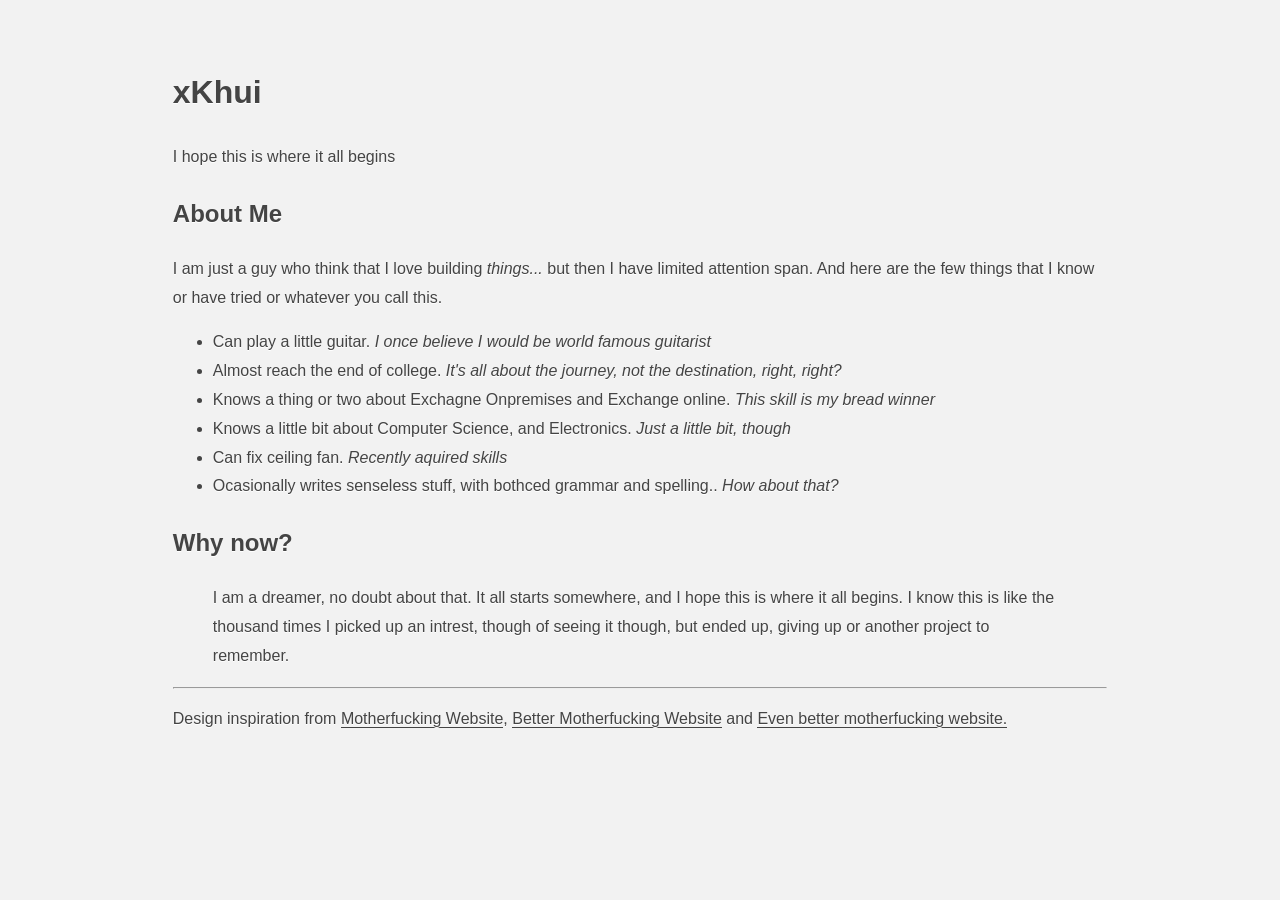
<file: Index.html>
<!doctype html>
<html lang="en">
    <head>
        <meta charset="UTF-8">
        <meta name="viewport" content="width=device-width, height=device-height, initial-scale=1.0"/>
        <title>xKhui</title>
        <meta name="description" content="It's even more fucking perfect than the other motherfucking websites."/>
        <link rel="canonical" href="http://evenbettermotherfucking.website"/>
        <style>
            body {margin: 5% auto; background: #f2f2f2; color: #444444; font-family: -apple-system, BlinkMacSystemFont, "Segoe UI", Roboto, Helvetica, Arial, sans-serif; font-size: 16px; line-height: 1.8; text-shadow: 0 1px 0 #ffffff; max-width: 73%;}
            code {background: white;}
            a {border-bottom: 1px solid #444444; color: #444444; text-decoration: none;}
            a:hover {border-bottom: 0;}
        </style>
    </head>
    <body>
        <header>
            <h1>xKhui</h1>
            <aside>I hope this is where it all begins</aside>
        </header>
        <h2><strong>About Me</strong></h2>
        <p>I am just a guy who think that I love building <em>things...</em> but then I have limited attention span. And here are the few things that I know or have tried or whatever you call this.   </p>
        <ul>
            <li>Can play a little guitar. <em>I once believe I would be world famous guitarist</em></li>
            <li>Almost reach the end of college. <em>It's all about the journey, not the destination, right, right?</em></li>
            <li>Knows a thing or two about Exchagne Onpremises and Exchange online. <em>This skill is my bread winner</em></li>
            <li>Knows a little bit about Computer Science, and Electronics. <em>Just a little bit, though</em></li>
            <li>Can fix ceiling fan.<em> Recently aquired skills</em></li>
            <li>Ocasionally writes senseless stuff, with bothced grammar and spelling.. <em>How about that?</em></li>
        </ul>

        <h2><strong>Why now?</strong></h2>
      
        <blockquote>
            I am a dreamer, no doubt about that. It all starts somewhere, and I hope this is where it all begins. I know this is like the thousand times I picked up an intrest, though of seeing it though, but ended up, giving up or another project to remember.
        </blockquote>
        
        <hr>       
        
        <footer>
            <p>Design inspiration from <a href="http://motherfuckingwebsite.com">Motherfucking Website</a>, <a href="http://bettermotherfuckingwebsite.com">Better Motherfucking Website</a> and <a href="https://evenbettermotherfucking.website/">Even better motherfucking website.</p>
        </footer>
    </body>
</html>

<!-- License: https://github.com/setetres/evenbettermotherfuckingwebsite/blob/master/LICENSE -->
</file>
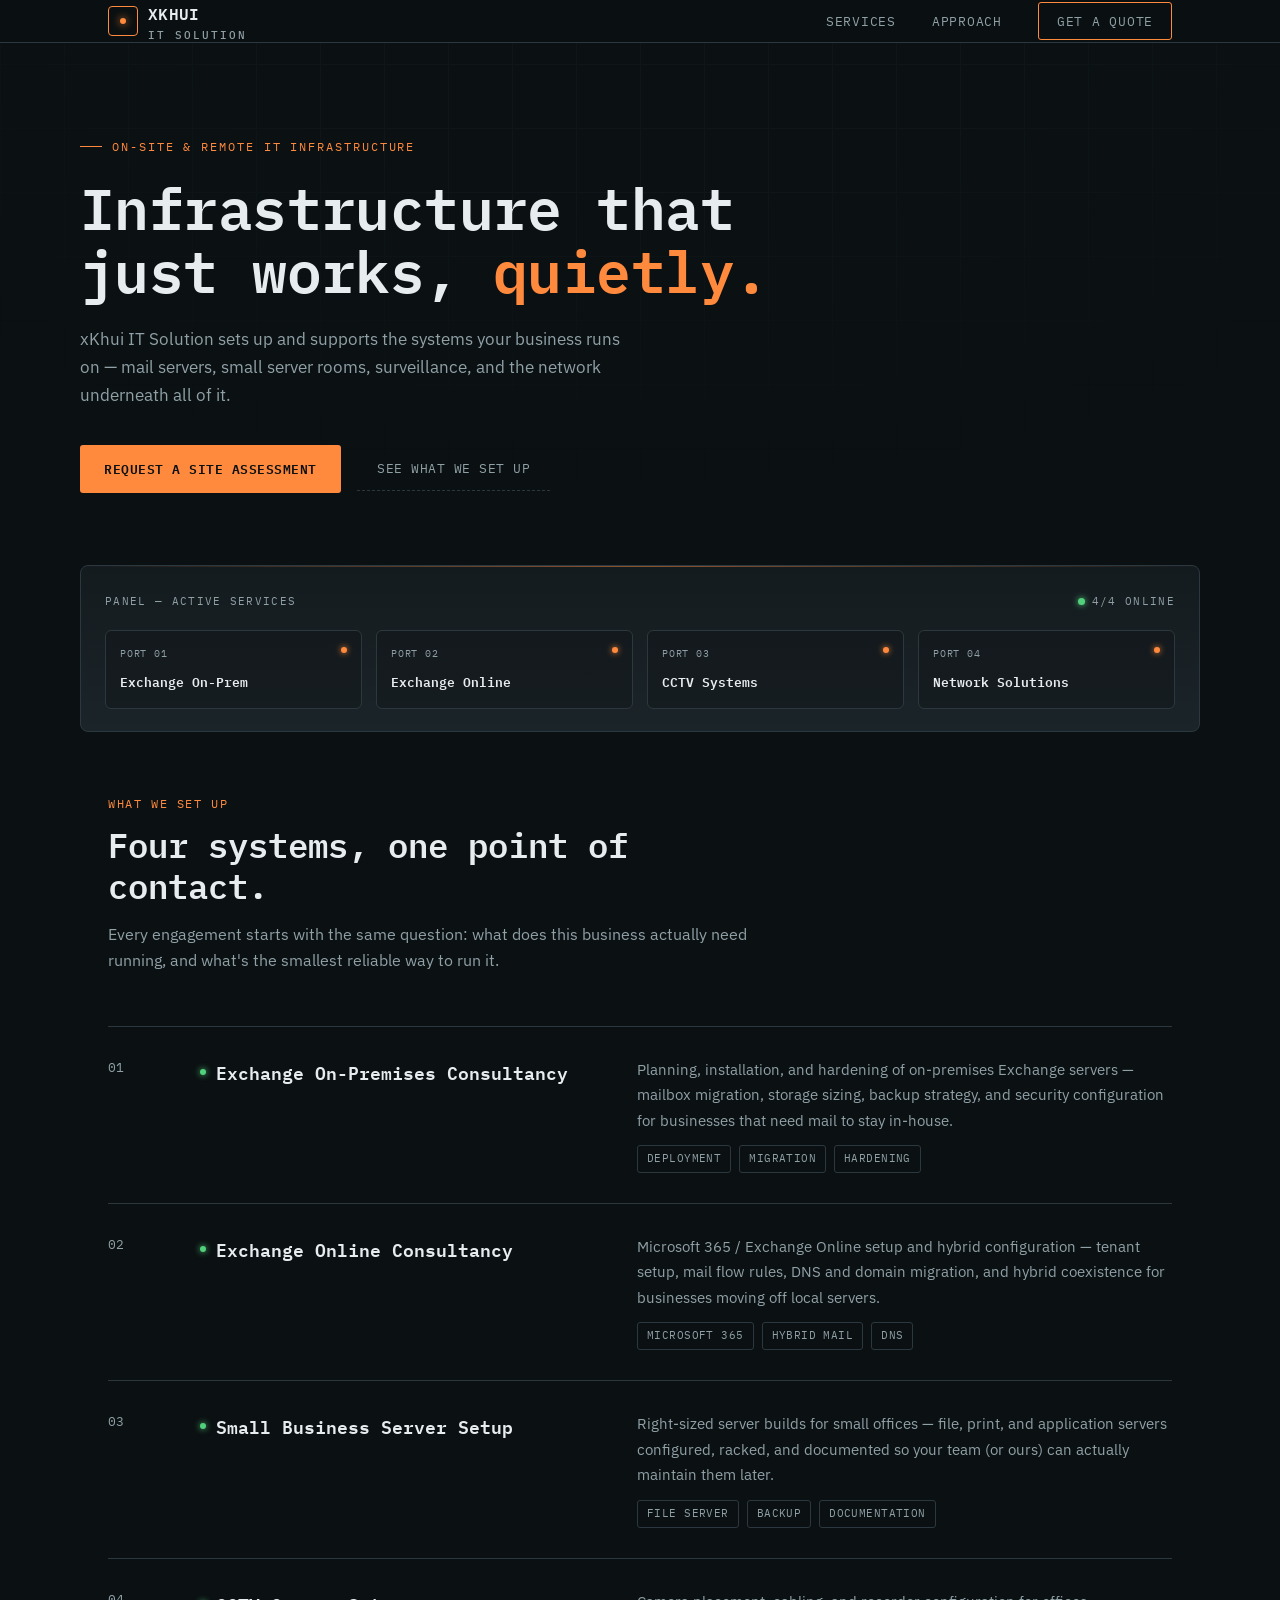
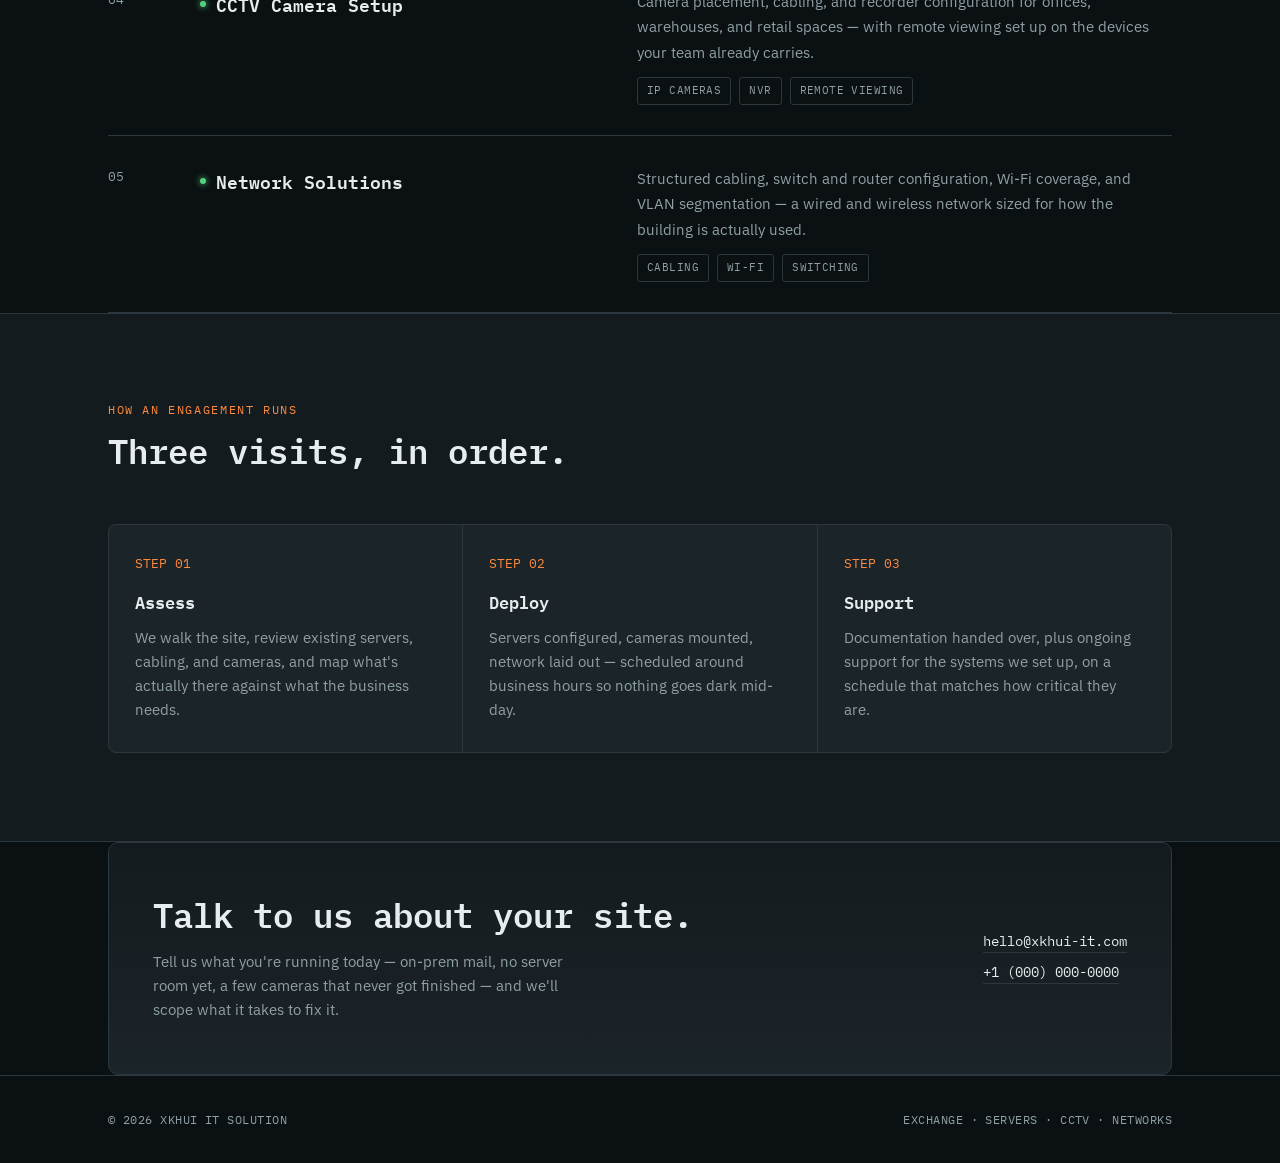
<file: index.html>
<!DOCTYPE html>
<html lang="en">
<head>
<meta charset="UTF-8">
<meta name="viewport" content="width=device-width, initial-scale=1.0">
<title>xKhui IT Solution — Infrastructure that just works</title>
<link rel="preconnect" href="https://fonts.googleapis.com">
<link rel="preconnect" href="https://fonts.gstatic.com" crossorigin>
<link href="https://fonts.googleapis.com/css2?family=IBM+Plex+Mono:wght@500;600;700&family=IBM+Plex+Sans:wght@400;500;600&display=swap" rel="stylesheet">
<style>
  :root{
    --ink:#0B1012;
    --panel:#141B1F;
    --panel-2:#1B2429;
    --line:#2C383F;
    --text:#E7ECEE;
    --text-dim:#8FA0A7;
    --amber:#FF8A3D;
    --amber-dim:#7A4C2A;
    --green:#52D17C;
  }
  *{box-sizing:border-box; margin:0; padding:0;}
  html{scroll-behavior:smooth;}
  body{
    background:var(--ink);
    color:var(--text);
    font-family:'IBM Plex Sans', sans-serif;
    -webkit-font-smoothing:antialiased;
    overflow-x:hidden;
  }
  @media (prefers-reduced-motion: reduce){
    *{animation-duration:0.001ms !important; animation-iteration-count:1 !important; transition-duration:0.001ms !important;}
  }

  /* background schematic grid */
  .grid-bg{
    position:fixed; inset:0; z-index:0; pointer-events:none;
    background-image:
      linear-gradient(var(--line) 1px, transparent 1px),
      linear-gradient(90deg, var(--line) 1px, transparent 1px);
    background-size:64px 64px;
    opacity:0.14;
    mask-image: radial-gradient(ellipse 80% 60% at 50% 0%, black 40%, transparent 90%);
  }

  a{color:inherit; text-decoration:none;}
  .mono{font-family:'IBM Plex Mono', monospace;}
  .wrap{max-width:1120px; margin:0 auto; padding:0 28px; position:relative; z-index:1;}

  :focus-visible{outline:2px solid var(--amber); outline-offset:3px;}

  /* NAV */
  header{
    position:sticky; top:0; z-index:50;
    background:rgba(11,16,18,0.85);
    backdrop-filter:blur(8px);
    border-bottom:1px solid var(--line);
  }
  nav{
    display:flex; align-items:center; justify-content:space-between;
    padding:18px 0;
  }
  .logo{display:flex; align-items:center; gap:10px;}
  .logo-mark{
    width:30px; height:30px; border:1.5px solid var(--amber); border-radius:4px;
    display:flex; align-items:center; justify-content:center;
    position:relative;
  }
  .logo-mark::before{
    content:''; width:6px; height:6px; border-radius:50%; background:var(--amber);
    box-shadow:0 0 8px var(--amber);
    animation:pulse-dot 2.4s ease-in-out infinite;
  }
  .logo-text{font-family:'IBM Plex Mono', monospace; font-weight:600; font-size:16px; letter-spacing:0.02em;}
  .logo-text span{color:var(--text-dim); font-weight:500; font-size:11px; display:block; letter-spacing:0.18em; margin-top:1px;}
  .nav-links{display:flex; align-items:center; gap:36px;}
  .nav-links a{
    font-family:'IBM Plex Mono', monospace; font-size:12.5px; letter-spacing:0.06em;
    color:var(--text-dim); text-transform:uppercase; transition:color 0.2s;
  }
  .nav-links a:hover{color:var(--amber);}
  .btn{
    font-family:'IBM Plex Mono', monospace; font-size:12.5px; letter-spacing:0.04em;
    padding:10px 18px; border:1px solid var(--amber); border-radius:3px; color:var(--amber);
    text-transform:uppercase; transition:all 0.2s; white-space:nowrap;
  }
  .btn:hover{background:var(--amber); color:var(--ink);}
  .nav-mobile-hide{display:flex;}
  @media (max-width:760px){ .nav-mobile-hide a:not(.btn){display:none;} }

  @keyframes pulse-dot{
    0%,100%{opacity:1;} 50%{opacity:0.35;}
  }

  /* HERO */
  .hero{padding:96px 0 64px; position:relative;}
  .eyebrow{
    font-family:'IBM Plex Mono', monospace; font-size:12px; letter-spacing:0.16em;
    color:var(--amber); text-transform:uppercase; margin-bottom:22px; display:flex; align-items:center; gap:10px;
  }
  .eyebrow::before{content:''; width:22px; height:1px; background:var(--amber); display:inline-block;}
  h1{
    font-family:'IBM Plex Mono', monospace; font-weight:600;
    font-size:clamp(34px, 5.4vw, 58px); line-height:1.08; letter-spacing:-0.01em;
    max-width:820px;
  }
  h1 .hl{color:var(--amber);}
  .hero p.sub{
    margin-top:24px; max-width:560px; font-size:17px; line-height:1.65; color:var(--text-dim);
  }
  .hero-cta{margin-top:36px; display:flex; gap:16px; flex-wrap:wrap; align-items:center;}
  .btn-solid{
    font-family:'IBM Plex Mono', monospace; font-size:13px; letter-spacing:0.04em;
    padding:13px 24px; background:var(--amber); color:var(--ink); border-radius:3px;
    text-transform:uppercase; font-weight:600; transition:transform 0.15s, box-shadow 0.15s;
  }
  .btn-solid:hover{transform:translateY(-1px); box-shadow:0 6px 24px rgba(255,138,61,0.25);}
  .btn-ghost{
    font-family:'IBM Plex Mono', monospace; font-size:13px; letter-spacing:0.04em;
    padding:13px 20px; color:var(--text-dim); border-bottom:1px dashed var(--line);
    text-transform:uppercase; transition:color 0.2s, border-color 0.2s;
  }
  .btn-ghost:hover{color:var(--text); border-color:var(--text-dim);}

  /* RACK PANEL SIGNATURE */
  .rack{
    margin-top:72px;
    background:linear-gradient(180deg, var(--panel), var(--panel-2));
    border:1px solid var(--line);
    border-radius:8px;
    padding:28px 24px 22px;
    position:relative;
    overflow:hidden;
  }
  .rack::before{
    content:'';
    position:absolute; top:0; left:0; right:0; height:1px;
    background:linear-gradient(90deg, transparent, rgba(255,138,61,0.5), transparent);
  }
  .rack-head{
    display:flex; justify-content:space-between; align-items:center;
    font-family:'IBM Plex Mono', monospace; font-size:11px; letter-spacing:0.12em;
    color:var(--text-dim); text-transform:uppercase; margin-bottom:22px;
  }
  .rack-head .status{display:flex; align-items:center; gap:7px;}
  .status-led{width:7px; height:7px; border-radius:50%; background:var(--green); box-shadow:0 0 6px var(--green); animation:pulse-dot 2s ease-in-out infinite;}
  .ports{
    display:grid; grid-template-columns:repeat(4, 1fr); gap:14px;
  }
  @media (max-width:720px){ .ports{grid-template-columns:repeat(2, 1fr);} }
  .port{
    border:1px solid var(--line); border-radius:6px; padding:16px 14px;
    background:rgba(0,0,0,0.18);
    position:relative;
    transition:border-color 0.25s, background 0.25s;
  }
  .port:hover{border-color:var(--amber-dim); background:rgba(255,138,61,0.05);}
  .port-top{display:flex; justify-content:space-between; align-items:flex-start; margin-bottom:14px;}
  .port-num{font-family:'IBM Plex Mono', monospace; font-size:10px; color:var(--text-dim); letter-spacing:0.08em;}
  .port-led{width:6px; height:6px; border-radius:50%; background:var(--amber); box-shadow:0 0 6px var(--amber);}
  .port-led.seq0{animation:blink 3.2s ease-in-out infinite; animation-delay:0s;}
  .port-led.seq1{animation:blink 3.2s ease-in-out infinite; animation-delay:0.4s;}
  .port-led.seq2{animation:blink 3.2s ease-in-out infinite; animation-delay:0.8s;}
  .port-led.seq3{animation:blink 3.2s ease-in-out infinite; animation-delay:1.2s;}
  @keyframes blink{0%,88%,100%{opacity:1;} 92%{opacity:0.25;}}
  .port-label{font-family:'IBM Plex Mono', monospace; font-size:12.5px; font-weight:600; color:var(--text); line-height:1.4;}

  /* SECTION shared */
  section{padding:88px 0; position:relative;}
  .section-head{max-width:640px; margin-bottom:52px;}
  .kicker{
    font-family:'IBM Plex Mono', monospace; font-size:11.5px; letter-spacing:0.14em;
    color:var(--amber); text-transform:uppercase; margin-bottom:14px;
  }
  h2{font-family:'IBM Plex Mono', monospace; font-weight:600; font-size:clamp(24px,3vw,34px); line-height:1.2;}
  .section-head p{color:var(--text-dim); margin-top:16px; font-size:15.5px; line-height:1.65;}

  /* SERVICES as rack units */
  .units{border-top:1px solid var(--line);}
  .unit{
    display:grid; grid-template-columns:64px 1.3fr 1.7fr; gap:28px;
    padding:30px 0; border-bottom:1px solid var(--line);
    align-items:start;
  }
  @media (max-width:760px){ .unit{grid-template-columns:40px 1fr; } .unit .unit-desc{grid-column:2/3;} }
  .unit-id{font-family:'IBM Plex Mono', monospace; color:var(--text-dim); font-size:13px; padding-top:2px;}
  .unit-title{
    font-family:'IBM Plex Mono', monospace; font-size:18px; font-weight:600; color:var(--text);
    display:flex; align-items:center; gap:10px;
  }
  .unit-title .dot{width:6px; height:6px; border-radius:50%; background:var(--green); box-shadow:0 0 6px var(--green); flex-shrink:0;}
  .unit-desc{color:var(--text-dim); font-size:15px; line-height:1.7;}
  .unit-desc .tags{margin-top:12px; display:flex; gap:8px; flex-wrap:wrap;}
  .tag{
    font-family:'IBM Plex Mono', monospace; font-size:10.5px; letter-spacing:0.04em;
    color:var(--text-dim); border:1px solid var(--line); padding:4px 9px; border-radius:3px;
    text-transform:uppercase;
  }

  /* APPROACH - real sequence, numbering justified */
  .approach{background:var(--panel); border-top:1px solid var(--line); border-bottom:1px solid var(--line);}
  .steps{display:grid; grid-template-columns:repeat(3,1fr); gap:1px; background:var(--line); border:1px solid var(--line); border-radius:8px; overflow:hidden;}
  @media (max-width:760px){ .steps{grid-template-columns:1fr;} }
  .step{background:var(--panel-2); padding:30px 26px;}
  .step-num{font-family:'IBM Plex Mono', monospace; color:var(--amber); font-size:13px; margin-bottom:16px;}
  .step h3{font-family:'IBM Plex Mono', monospace; font-size:17px; margin-bottom:10px; font-weight:600;}
  .step p{color:var(--text-dim); font-size:14.5px; line-height:1.65;}

  /* CONTACT */
  .contact-box{
    background:linear-gradient(180deg, var(--panel), var(--panel-2));
    border:1px solid var(--line); border-radius:10px;
    padding:52px 44px;
    display:grid; grid-template-columns:1fr auto; gap:30px; align-items:center;
  }
  @media (max-width:720px){ .contact-box{grid-template-columns:1fr; text-align:left;} }
  .contact-box h2{margin-bottom:14px;}
  .contact-box p{color:var(--text-dim); font-size:15px; max-width:440px; line-height:1.6;}
  .contact-links{display:flex; flex-direction:column; gap:10px; align-items:flex-start;}
  .contact-links a{font-family:'IBM Plex Mono', monospace; font-size:14px; color:var(--text); border-bottom:1px solid var(--line); padding-bottom:2px; transition:border-color 0.2s, color 0.2s;}
  .contact-links a:hover{color:var(--amber); border-color:var(--amber);}

  footer{padding:36px 0; border-top:1px solid var(--line);}
  .foot-row{display:flex; justify-content:space-between; align-items:center; flex-wrap:wrap; gap:12px;}
  .foot-row .mono{font-size:11.5px; color:var(--text-dim); letter-spacing:0.04em;}
</style>
</head>
<body>

<div class="grid-bg"></div>

<header>
  <nav class="wrap">
    <div class="logo">
      <div class="logo-mark"></div>
      <div class="logo-text">XKHUI<span>IT SOLUTION</span></div>
    </div>
    <div class="nav-links nav-mobile-hide">
      <a href="#services">Services</a>
      <a href="#approach">Approach</a>
      <a href="#contact" class="btn">Get a Quote</a>
    </div>
  </nav>
</header>

<main>
  <section class="hero wrap">
    <div class="eyebrow">On-site &amp; remote IT infrastructure</div>
    <h1>Infrastructure that just works, <span class="hl">quietly.</span></h1>
    <p class="sub">xKhui IT Solution sets up and supports the systems your business runs on — mail servers, small server rooms, surveillance, and the network underneath all of it.</p>
    <div class="hero-cta">
      <a href="#contact" class="btn-solid">Request a site assessment</a>
      <a href="#services" class="btn-ghost">See what we set up</a>
    </div>

    <div class="rack">
      <div class="rack-head">
        <span>PANEL — ACTIVE SERVICES</span>
        <span class="status"><span class="status-led"></span> 4/4 ONLINE</span>
      </div>
      <div class="ports">
        <div class="port">
          <div class="port-top"><span class="port-num">PORT 01</span><span class="port-led seq0"></span></div>
          <div class="port-label">Exchange On-Prem</div>
        </div>
        <div class="port">
          <div class="port-top"><span class="port-num">PORT 02</span><span class="port-led seq1"></span></div>
          <div class="port-label">Exchange Online</div>
        </div>
        <div class="port">
          <div class="port-top"><span class="port-num">PORT 03</span><span class="port-led seq2"></span></div>
          <div class="port-label">CCTV Systems</div>
        </div>
        <div class="port">
          <div class="port-top"><span class="port-num">PORT 04</span><span class="port-led seq3"></span></div>
          <div class="port-label">Network Solutions</div>
        </div>
      </div>
    </div>
  </section>

  <section id="services" class="wrap">
    <div class="section-head">
      <div class="kicker">What we set up</div>
      <h2>Four systems, one point of contact.</h2>
      <p>Every engagement starts with the same question: what does this business actually need running, and what's the smallest reliable way to run it.</p>
    </div>

    <div class="units">
      <div class="unit">
        <div class="unit-id">01</div>
        <div class="unit-title"><span class="dot"></span>Exchange On-Premises Consultancy</div>
        <div class="unit-desc">
          Planning, installation, and hardening of on-premises Exchange servers — mailbox migration, storage sizing, backup strategy, and security configuration for businesses that need mail to stay in-house.
          <div class="tags"><span class="tag">Deployment</span><span class="tag">Migration</span><span class="tag">Hardening</span></div>
        </div>
      </div>
      <div class="unit">
        <div class="unit-id">02</div>
        <div class="unit-title"><span class="dot"></span>Exchange Online Consultancy</div>
        <div class="unit-desc">
          Microsoft 365 / Exchange Online setup and hybrid configuration — tenant setup, mail flow rules, DNS and domain migration, and hybrid coexistence for businesses moving off local servers.
          <div class="tags"><span class="tag">Microsoft 365</span><span class="tag">Hybrid Mail</span><span class="tag">DNS</span></div>
        </div>
      </div>
      <div class="unit">
        <div class="unit-id">03</div>
        <div class="unit-title"><span class="dot"></span>Small Business Server Setup</div>
        <div class="unit-desc">
          Right-sized server builds for small offices — file, print, and application servers configured, racked, and documented so your team (or ours) can actually maintain them later.
          <div class="tags"><span class="tag">File Server</span><span class="tag">Backup</span><span class="tag">Documentation</span></div>
        </div>
      </div>
      <div class="unit">
        <div class="unit-id">04</div>
        <div class="unit-title"><span class="dot"></span>CCTV Camera Setup</div>
        <div class="unit-desc">
          Camera placement, cabling, and recorder configuration for offices, warehouses, and retail spaces — with remote viewing set up on the devices your team already carries.
          <div class="tags"><span class="tag">IP Cameras</span><span class="tag">NVR</span><span class="tag">Remote Viewing</span></div>
        </div>
      </div>
      <div class="unit">
        <div class="unit-id">05</div>
        <div class="unit-title"><span class="dot"></span>Network Solutions</div>
        <div class="unit-desc">
          Structured cabling, switch and router configuration, Wi-Fi coverage, and VLAN segmentation — a wired and wireless network sized for how the building is actually used.
          <div class="tags"><span class="tag">Cabling</span><span class="tag">Wi-Fi</span><span class="tag">Switching</span></div>
        </div>
      </div>
    </div>
  </section>

  <section id="approach" class="approach">
    <div class="wrap">
      <div class="section-head">
        <div class="kicker">How an engagement runs</div>
        <h2>Three visits, in order.</h2>
      </div>
      <div class="steps">
        <div class="step">
          <div class="step-num mono">STEP 01</div>
          <h3>Assess</h3>
          <p>We walk the site, review existing servers, cabling, and cameras, and map what's actually there against what the business needs.</p>
        </div>
        <div class="step">
          <div class="step-num mono">STEP 02</div>
          <h3>Deploy</h3>
          <p>Servers configured, cameras mounted, network laid out — scheduled around business hours so nothing goes dark mid-day.</p>
        </div>
        <div class="step">
          <div class="step-num mono">STEP 03</div>
          <h3>Support</h3>
          <p>Documentation handed over, plus ongoing support for the systems we set up, on a schedule that matches how critical they are.</p>
        </div>
      </div>
    </div>
  </section>

  <section id="contact" class="wrap">
    <div class="contact-box">
      <div>
        <h2>Talk to us about your site.</h2>
        <p>Tell us what you're running today — on-prem mail, no server room yet, a few cameras that never got finished — and we'll scope what it takes to fix it.</p>
      </div>
      <div class="contact-links">
        <a href="mailto:hello@xkhui-it.com">hello@xkhui-it.com</a>
        <a href="tel:+10000000000">+1 (000) 000-0000</a>
      </div>
    </div>
  </section>
</main>

<footer>
  <div class="wrap foot-row">
    <span class="mono">© 2026 XKHUI IT SOLUTION</span>
    <span class="mono">EXCHANGE · SERVERS · CCTV · NETWORKS</span>
  </div>
</footer>

</body>
</html>
</file>
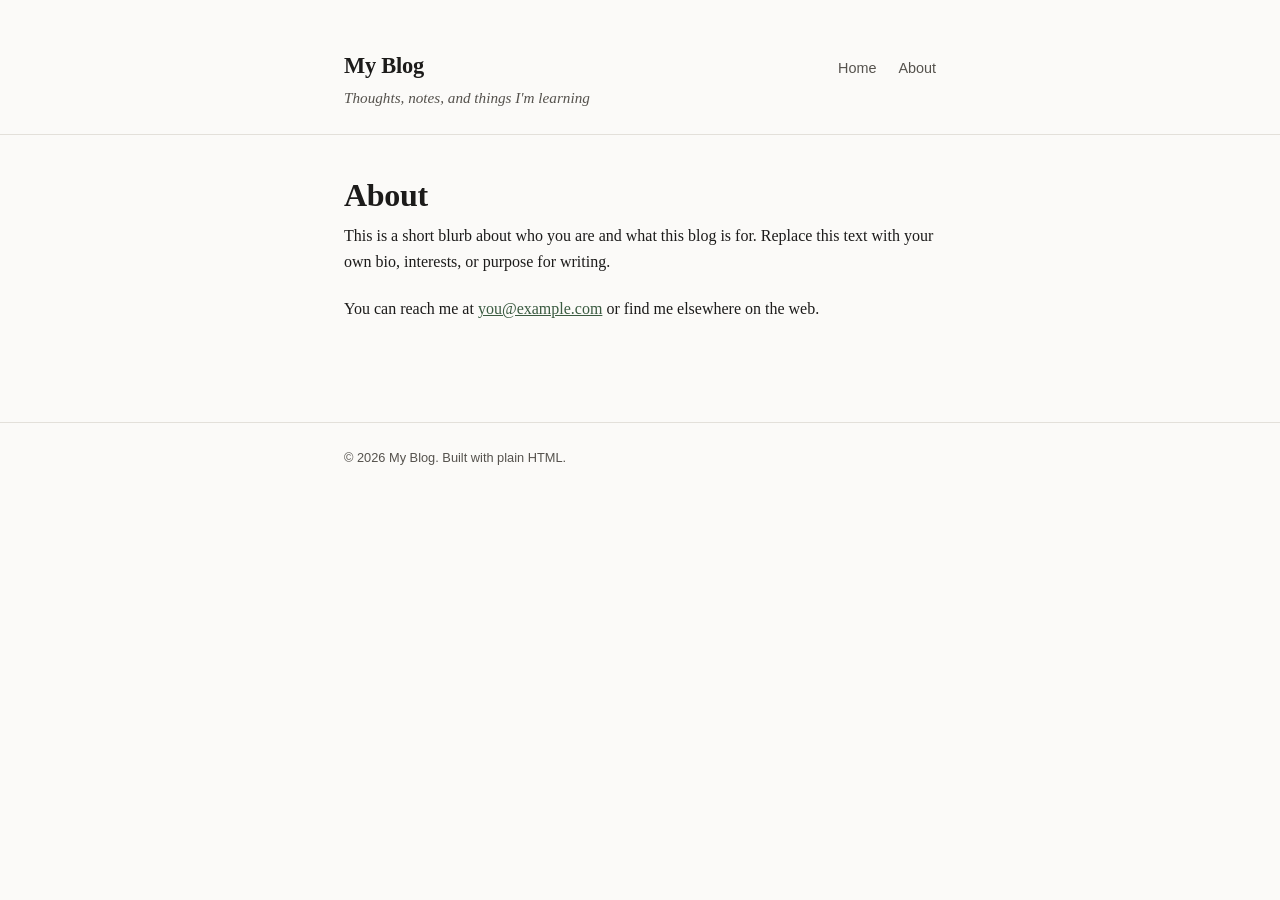
<file: about.html>
<!DOCTYPE html>
<html lang="en">
<head>
  <meta charset="UTF-8">
  <meta name="viewport" content="width=device-width, initial-scale=1.0">
  <title>About — My Blog</title>
  <link rel="stylesheet" href="style.css">
</head>
<body>

  <header class="site-header">
    <div class="wrap">
      <div>
        <a href="index.html" class="site-title">My Blog</a>
        <div class="site-tagline">Thoughts, notes, and things I'm learning</div>
      </div>
      <nav class="site-nav">
        <a href="index.html">Home</a>
        <a href="about.html">About</a>
      </nav>
    </div>
  </header>

  <main>
    <div class="wrap post">
      <h1>About</h1>
      <p>
        This is a short blurb about who you are and what this blog is for.
        Replace this text with your own bio, interests, or purpose for writing.
      </p>
      <p>
        You can reach me at <a href="mailto:you@example.com">you@example.com</a>
        or find me elsewhere on the web.
      </p>
    </div>
  </main>

  <footer class="site-footer">
    <div class="wrap">
      &copy; 2026 My Blog. Built with plain HTML.
    </div>
  </footer>

</body>
</html>
</file>
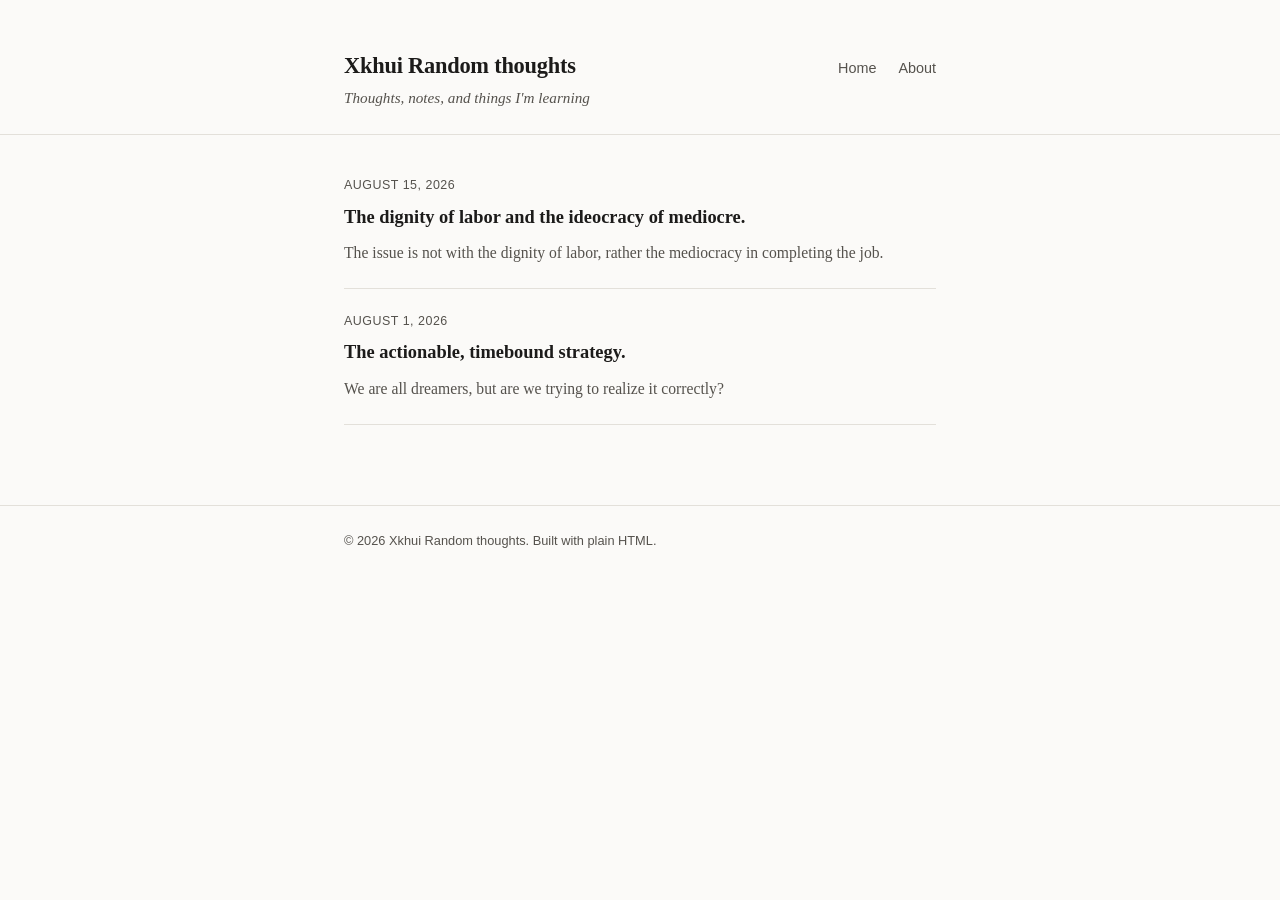
<file: index00.html>
<!DOCTYPE html>
<html lang="en">
<head>
  <meta charset="UTF-8">
  <meta name="viewport" content="width=device-width, initial-scale=1.0">
  <title>xKhui Blog</title>
  <meta name="description" content="Thoughts, notes, and writing.">
  <link rel="stylesheet" href="style.css">
</head>
<body>

  <header class="site-header">
    <div class="wrap">
      <div>
        <a href="index.html" class="site-title">Xkhui Random thoughts</a>
        <div class="site-tagline">Thoughts, notes, and things I'm learning</div>
      </div>
      <nav class="site-nav">
        <a href="index.html">Home</a>
        <a href="about.html">About</a>
      </nav>
    </div>
  </header>

  <main>
    <div class="wrap">
      <ul class="post-list">
        <li>
          <time datetime="2026-08-15">August 15, 2026</time>
          <a class="post-title" href="posts/post-1.html">The dignity of labor and the ideocracy of mediocre.</a>
          <p class="post-excerpt">The issue is not with the dignity of labor, rather the mediocracy in completing the job.</p>
        </li>
        <li>
          <time datetime="2026-08-01">August 1, 2026</time>
          <a class="post-title" href="posts/post-2.html">The actionable, timebound strategy.</a>
          <p class="post-excerpt">We are all dreamers, but are we trying to realize it correctly? </p>
        </li>
      </ul>
    </div>
  </main>

  <footer class="site-footer">
    <div class="wrap">
      &copy; 2026 Xkhui Random thoughts. Built with plain HTML.
    </div>
  </footer>

</body>
</html>
</file>
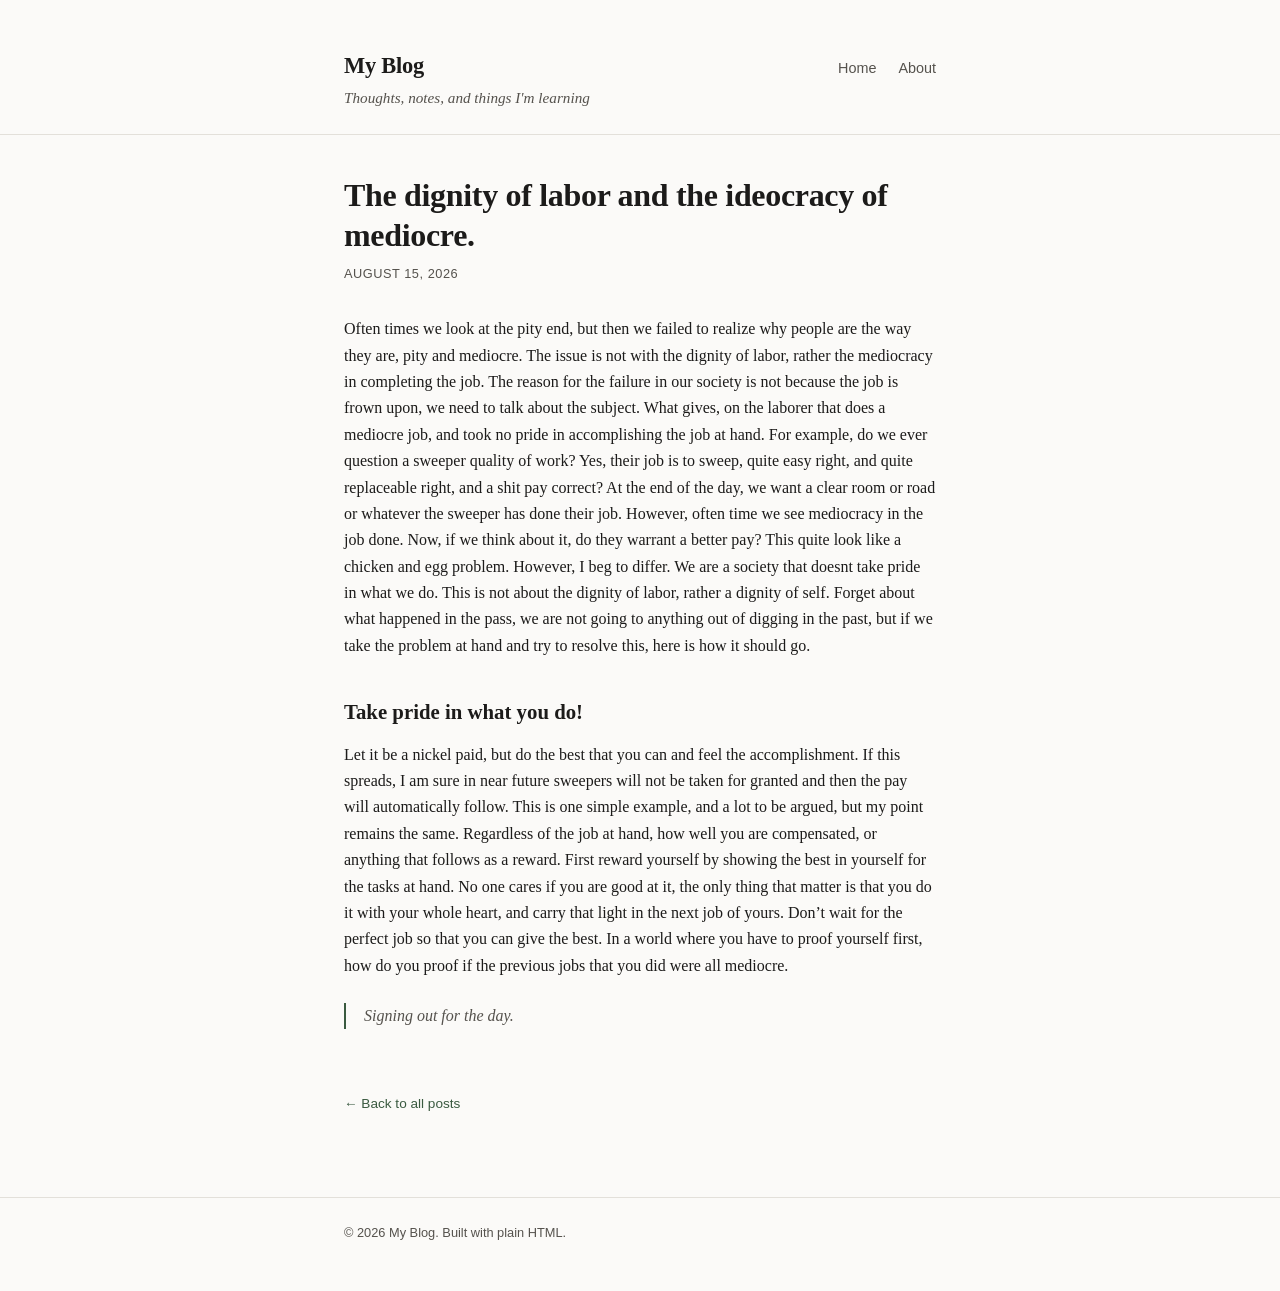
<file: posts/post-1.html>
<!DOCTYPE html>
<html lang="en">
<head>
  <meta charset="UTF-8">
  <meta name="viewport" content="width=device-width, initial-scale=1.0">
  <title>Starting this blog — My Blog</title>
  <link rel="stylesheet" href="../style.css">
</head>
<body>

  <header class="site-header">
    <div class="wrap">
      <div>
        <a href="../index.html" class="site-title">My Blog</a>
        <div class="site-tagline">Thoughts, notes, and things I'm learning</div>
      </div>
      <nav class="site-nav">
        <a href="../index.html">Home</a>
        <a href="../about.html">About</a>
      </nav>
    </div>
  </header>

  <main>
    <div class="wrap post">
      <h1>The dignity of labor and the ideocracy of mediocre. </h1>
      <div class="post-meta">August 15, 2026</div>

      <p>
        Often times we look at the pity end, but then we failed to realize why people are the way they are, pity and mediocre.  
The issue is not with the dignity of labor, rather the mediocracy in completing the job. 
The reason for the failure in our society is not because the job is frown upon, we need to talk about the subject. 
What gives, on the laborer that does a mediocre job, and took no pride in accomplishing the job at hand. 
For example, do we ever question a sweeper quality of work? Yes, their job is to sweep, quite easy right, and quite replaceable right, and a shit pay correct? 
At the end of the day, we want a clear room or road or whatever the sweeper has done their job. However, often time we see mediocracy in the job done. Now, if we think about it, do they warrant a better pay? 
This quite look like a chicken and egg problem.  However, I beg to differ. 
We are a society that doesnt take pride in what we do. This is not about the dignity of labor, rather a dignity of self. 
Forget about what happened in the pass, we are not going to anything out of digging in the past, but if we take the problem at hand and try to resolve this, here is how it should go. 

      </p>

      <h2>Take pride in what you do!</h2>
      <p>
        Let it be a nickel paid, but do the best that you can and feel the accomplishment. If this spreads, I am sure in near future sweepers will not be taken for granted and then the pay will automatically follow. 
This is one simple example, and a lot to be argued, but my point remains the same. Regardless of the job at hand, how well you are compensated, or anything that follows as a reward. First reward yourself by showing the best in yourself for the tasks at hand. No one cares if you are good at it, the only thing that matter is that you do it with your whole heart, and carry that light in the next job of yours. Don’t wait for the perfect job so that you can give the best. In a world where you have to proof yourself first, how do you proof if the previous jobs that you did were all mediocre. 

      </p>

      <blockquote>
        Signing out for the day. 
      </blockquote>

     

      <a class="back-link" href="../index.html">&larr; Back to all posts</a>
    </div>
  </main>

  <footer class="site-footer">
    <div class="wrap">
      &copy; 2026 My Blog. Built with plain HTML.
    </div>
  </footer>

</body>
</html>
</file>
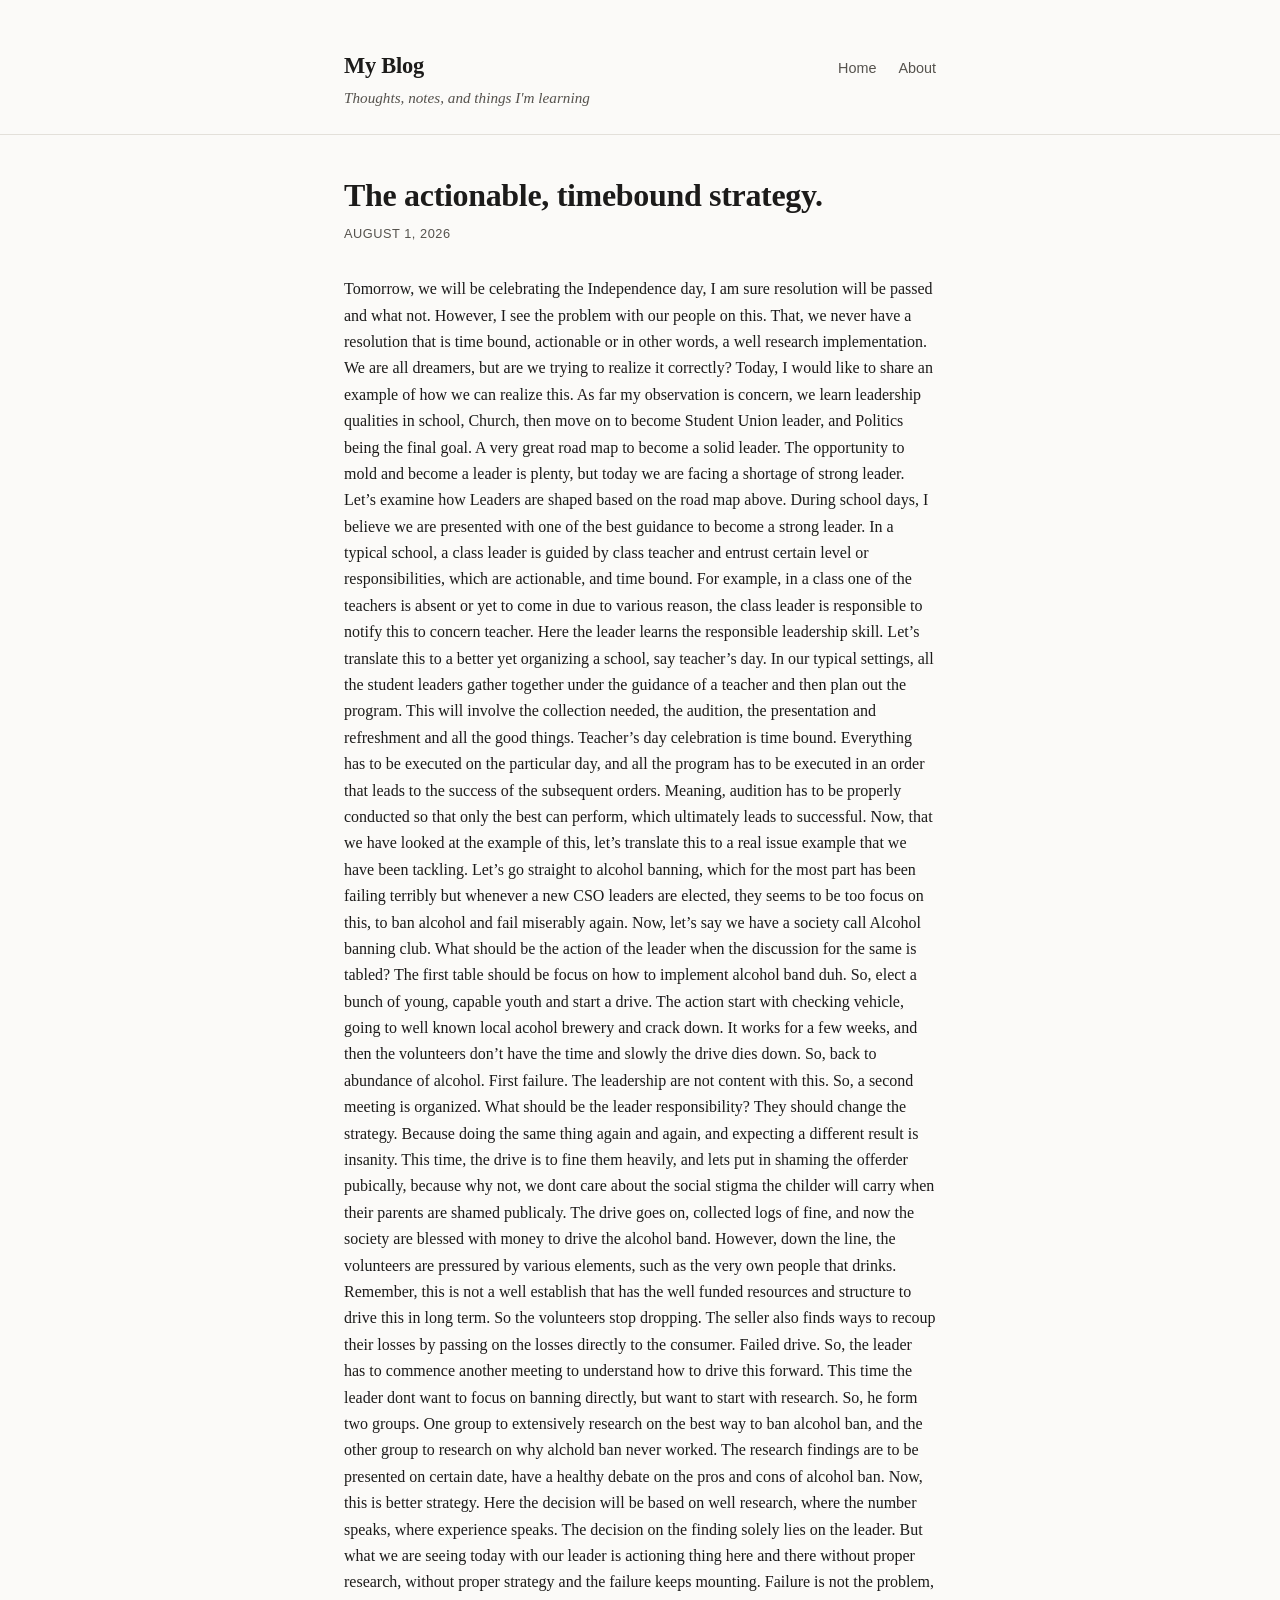
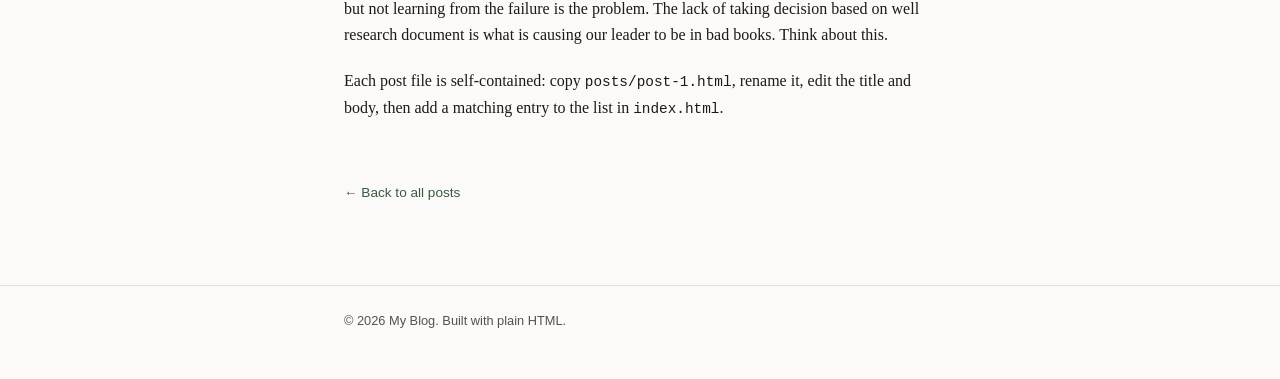
<file: posts/post-2.html>
<!DOCTYPE html>
<html lang="en">
<head>
  <meta charset="UTF-8">
  <meta name="viewport" content="width=device-width, initial-scale=1.0">
  <title>A second post, as an example — My Blog</title>
  <link rel="stylesheet" href="../style.css">
</head>
<body>

  <header class="site-header">
    <div class="wrap">
      <div>
        <a href="../index.html" class="site-title">My Blog</a>
        <div class="site-tagline">Thoughts, notes, and things I'm learning</div>
      </div>
      <nav class="site-nav">
        <a href="../index.html">Home</a>
        <a href="../about.html">About</a>
      </nav>
    </div>
  </header>

  <main>
    <div class="wrap post">
      <h1>The actionable, timebound strategy. </h1>
      <div class="post-meta">August 1, 2026</div>

      <p>
        Tomorrow, we will be celebrating the Independence day, I am sure resolution will be passed and what not. However, I see the problem with our people on this. That, we never have a resolution that is time bound, actionable or in other words, a well research implementation. 
We are all dreamers, but are we trying to realize it correctly? 
Today, I would like to share an example of how we can realize this. 
As far my observation is concern, we learn leadership qualities in school, Church, then move on to become Student Union leader, and Politics being the final goal. A very great road map to become a solid leader. 
The opportunity to mold and become a leader is plenty, but today we are facing a shortage of strong leader. Let’s examine how Leaders are shaped based on the road map above. 
During school days, I believe we are presented with one of the best guidance to become a strong leader. 
In a typical school, a class leader is guided by class teacher and entrust certain level or responsibilities, which are actionable, and time bound. 
For example, in a class one of the teachers is absent or yet to come in due to various reason, the class leader is responsible to notify this to concern teacher. Here the leader learns the responsible leadership skill. 
Let’s translate this to a better yet organizing a school, say teacher’s day. In our typical settings, all the student leaders gather together under the guidance of a teacher and then plan out the program. 
This will involve the collection needed, the audition, the presentation and refreshment and all the good things. Teacher’s day celebration is time bound. Everything has to be executed on the particular day, and all the program has to be executed in an order that leads to the success of the subsequent orders. Meaning, audition has to be properly conducted so that only the best can perform, which ultimately leads to successful. 
Now, that we have looked at the example of this, let’s translate this to a real issue example that we have been tackling. 
Let’s go straight to alcohol banning, which for the most part has been failing terribly but whenever a new CSO leaders are elected, they seems to be too focus on this, to ban alcohol and fail miserably again. 

Now, let’s say we have a society call Alcohol banning club. 
What should be the action of the leader when the discussion for the same is tabled? 
The first table should be focus on how to implement alcohol band duh. So, elect a bunch of young, capable youth and start a drive. The action start with checking vehicle, going to well known local acohol brewery and crack down. 
It works for a few weeks, and then the volunteers don’t have the time and slowly the drive dies down. So, back to abundance of alcohol. First failure. 
The leadership are not content with this. So, a second meeting is organized. 
What should be the leader responsibility? 
They should change the strategy. Because doing the same thing again and again, and expecting a different result is insanity. 
This time, the drive is to fine them heavily, and lets put in shaming the offerder pubically, because why not, we dont care about the social stigma the childer will carry when their parents are shamed publicaly. 
The drive goes on, collected logs of fine, and now the society are blessed with money to drive the alcohol band. However, down the line, the volunteers are pressured by various elements, such as the very own people that drinks. Remember, this is not a well establish that has the well funded resources and structure to drive this in long term. So the volunteers stop dropping. The seller also finds ways to recoup their losses by passing on the losses directly to the consumer. 
Failed drive. So, the leader has to commence another meeting to understand how to drive this forward. 

This time the leader dont want to focus on banning directly, but want to start with research. 
So, he form two groups. One group to extensively research on the best way to ban alcohol ban, and the other group to research on why alchold ban never worked. 
The research findings are to be presented on certain date, have a healthy debate on the pros and cons of alcohol ban. 
Now, this is better strategy. Here the decision will be based on well research, where the number speaks, where experience speaks. 
The decision on the finding solely lies on the leader. 
But what we are seeing today with our leader is actioning thing here and there without proper research, without proper strategy and the failure keeps mounting. Failure is not the problem, but not learning from the failure is the problem. 
The lack of taking decision based on well research document is what is causing our leader to be in bad books. 
Think about this. 

      </p>

      <p>
        Each post file is self-contained: copy <code>posts/post-1.html</code>,
        rename it, edit the title and body, then add a matching entry to the
        list in <code>index.html</code>.
      </p>

      <a class="back-link" href="../index.html">&larr; Back to all posts</a>
    </div>
  </main>

  <footer class="site-footer">
    <div class="wrap">
      &copy; 2026 My Blog. Built with plain HTML.
    </div>
  </footer>

</body>
</html>
</file>
<file: style.css>
:root {
  --bg: #fbfaf8;
  --ink: #1c1b1a;
  --ink-soft: #55524d;
  --line: #e3e0da;
  --accent: #3a5a40;
}

* {
  box-sizing: border-box;
}

body {
  margin: 0;
  background: var(--bg);
  color: var(--ink);
  font-family: "Iowan Old Style", "Palatino Linotype", Georgia, serif;
  line-height: 1.65;
  -webkit-font-smoothing: antialiased;
}

.wrap {
  max-width: 640px;
  margin: 0 auto;
  padding: 0 24px;
}

/* Header */

header.site-header {
  border-bottom: 1px solid var(--line);
  padding: 48px 0 24px;
}

header.site-header .wrap {
  display: flex;
  align-items: baseline;
  justify-content: space-between;
  flex-wrap: wrap;
  gap: 8px 24px;
}

.site-title {
  font-size: 1.4rem;
  font-weight: 600;
  letter-spacing: -0.01em;
  text-decoration: none;
  color: var(--ink);
}

.site-title:hover {
  color: var(--accent);
}

.site-tagline {
  color: var(--ink-soft);
  font-size: 0.95rem;
  font-style: italic;
}

nav.site-nav {
  font-family: -apple-system, BlinkMacSystemFont, "Segoe UI", sans-serif;
  font-size: 0.9rem;
}

nav.site-nav a {
  color: var(--ink-soft);
  text-decoration: none;
  margin-left: 18px;
}

nav.site-nav a:first-child {
  margin-left: 0;
}

nav.site-nav a:hover {
  color: var(--accent);
}

/* Main */

main {
  padding: 40px 0 80px;
}

/* Post list */

.post-list {
  list-style: none;
  margin: 0;
  padding: 0;
}

.post-list li {
  padding: 22px 0;
  border-bottom: 1px solid var(--line);
}

.post-list li:first-child {
  padding-top: 0;
}

.post-list time {
  display: block;
  font-family: -apple-system, BlinkMacSystemFont, "Segoe UI", sans-serif;
  font-size: 0.78rem;
  letter-spacing: 0.04em;
  text-transform: uppercase;
  color: var(--ink-soft);
  margin-bottom: 6px;
}

.post-list a.post-title {
  font-size: 1.15rem;
  color: var(--ink);
  text-decoration: none;
  font-weight: 600;
}

.post-list a.post-title:hover {
  color: var(--accent);
}

.post-excerpt {
  margin: 8px 0 0;
  color: var(--ink-soft);
  font-size: 0.98rem;
}

/* Single post */

.post h1 {
  font-size: 2rem;
  line-height: 1.25;
  margin: 0 0 8px;
  letter-spacing: -0.01em;
}

.post .post-meta {
  font-family: -apple-system, BlinkMacSystemFont, "Segoe UI", sans-serif;
  font-size: 0.8rem;
  letter-spacing: 0.04em;
  text-transform: uppercase;
  color: var(--ink-soft);
  margin-bottom: 32px;
}

.post p {
  margin: 0 0 20px;
}

.post h2 {
  font-size: 1.3rem;
  margin: 36px 0 12px;
}

.post a {
  color: var(--accent);
}

.post blockquote {
  margin: 24px 0;
  padding-left: 18px;
  border-left: 2px solid var(--accent);
  color: var(--ink-soft);
  font-style: italic;
}

.post pre {
  background: #f1efe9;
  padding: 16px;
  overflow-x: auto;
  border-radius: 4px;
  font-size: 0.88rem;
}

.post code {
  font-family: "SF Mono", Menlo, monospace;
  font-size: 0.9em;
}

.back-link {
  display: inline-block;
  margin-top: 40px;
  font-family: -apple-system, BlinkMacSystemFont, "Segoe UI", sans-serif;
  font-size: 0.85rem;
  color: var(--ink-soft);
  text-decoration: none;
}

.back-link:hover {
  color: var(--accent);
}

/* Footer */

footer.site-footer {
  border-top: 1px solid var(--line);
  padding: 24px 0 48px;
  font-family: -apple-system, BlinkMacSystemFont, "Segoe UI", sans-serif;
  font-size: 0.8rem;
  color: var(--ink-soft);
}

@media (max-width: 480px) {
  header.site-header {
    padding: 32px 0 20px;
  }
  .post h1 {
    font-size: 1.6rem;
  }
}
</file>
